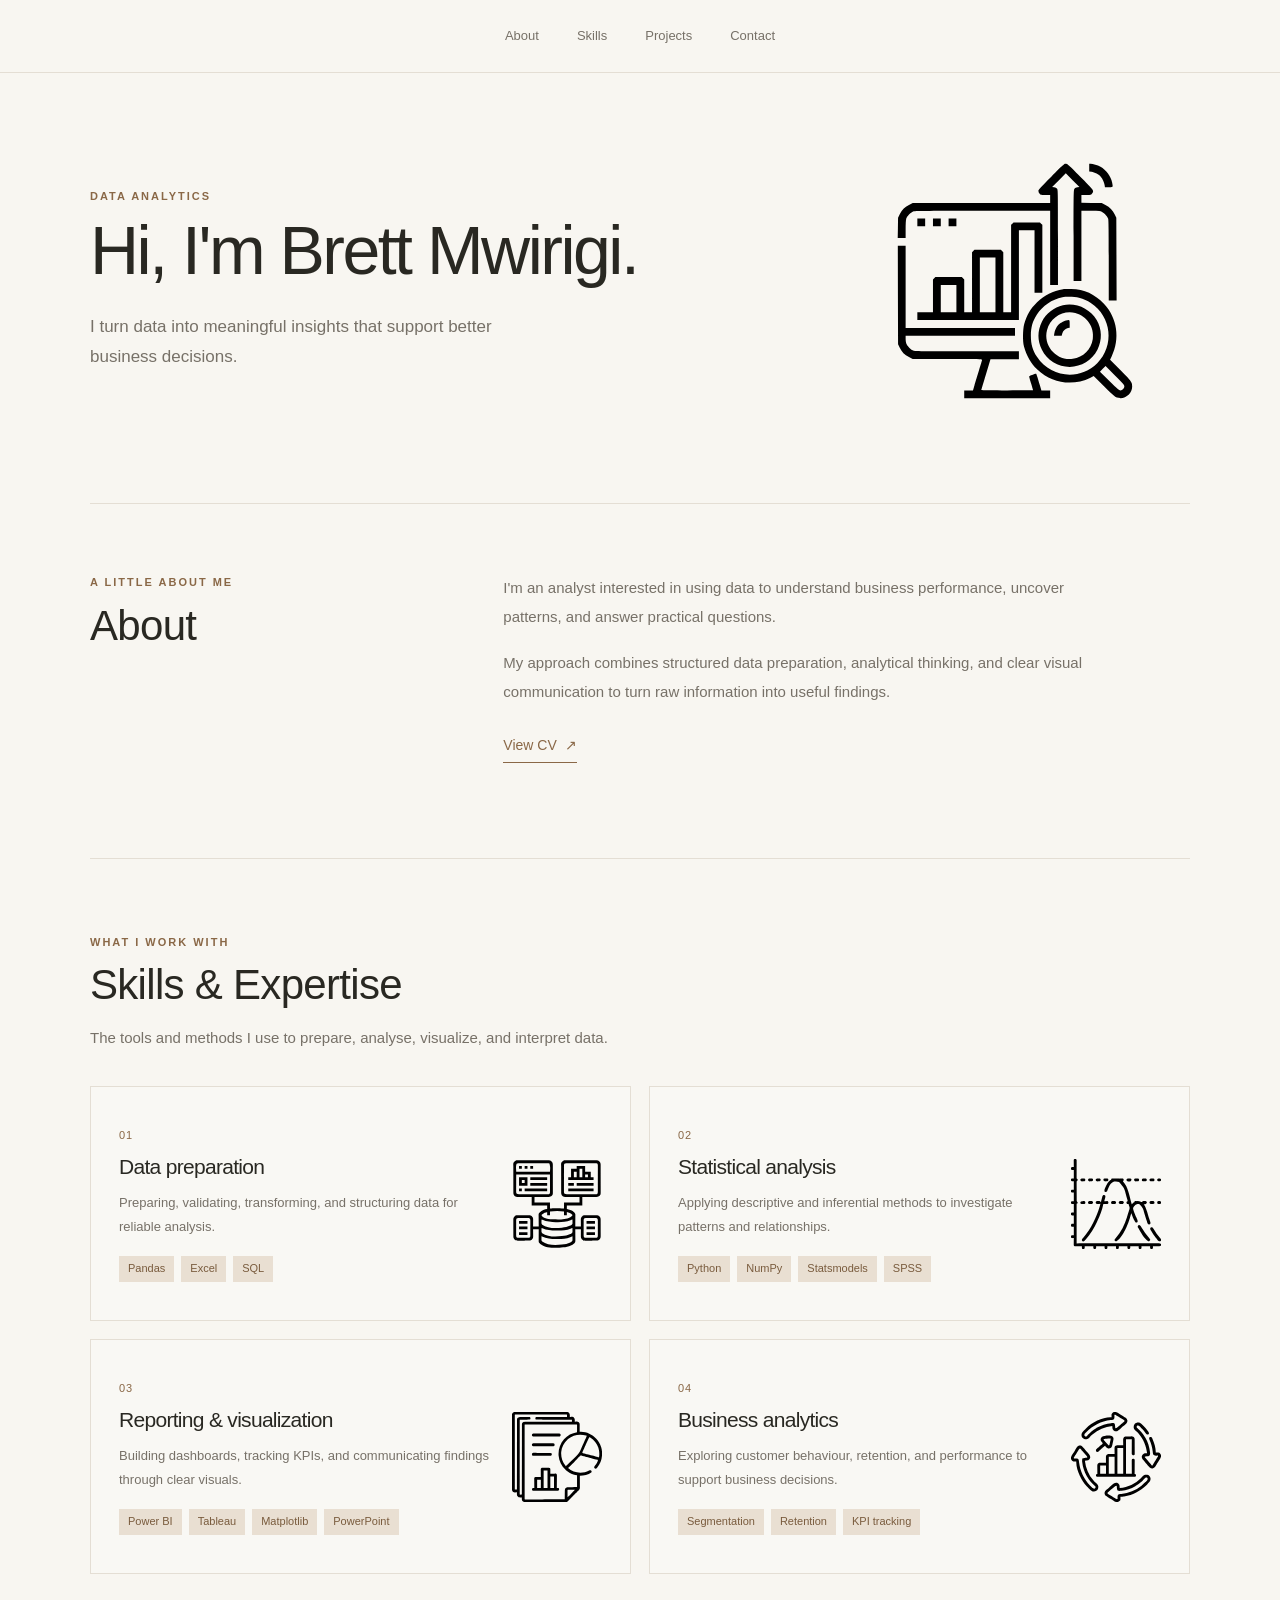
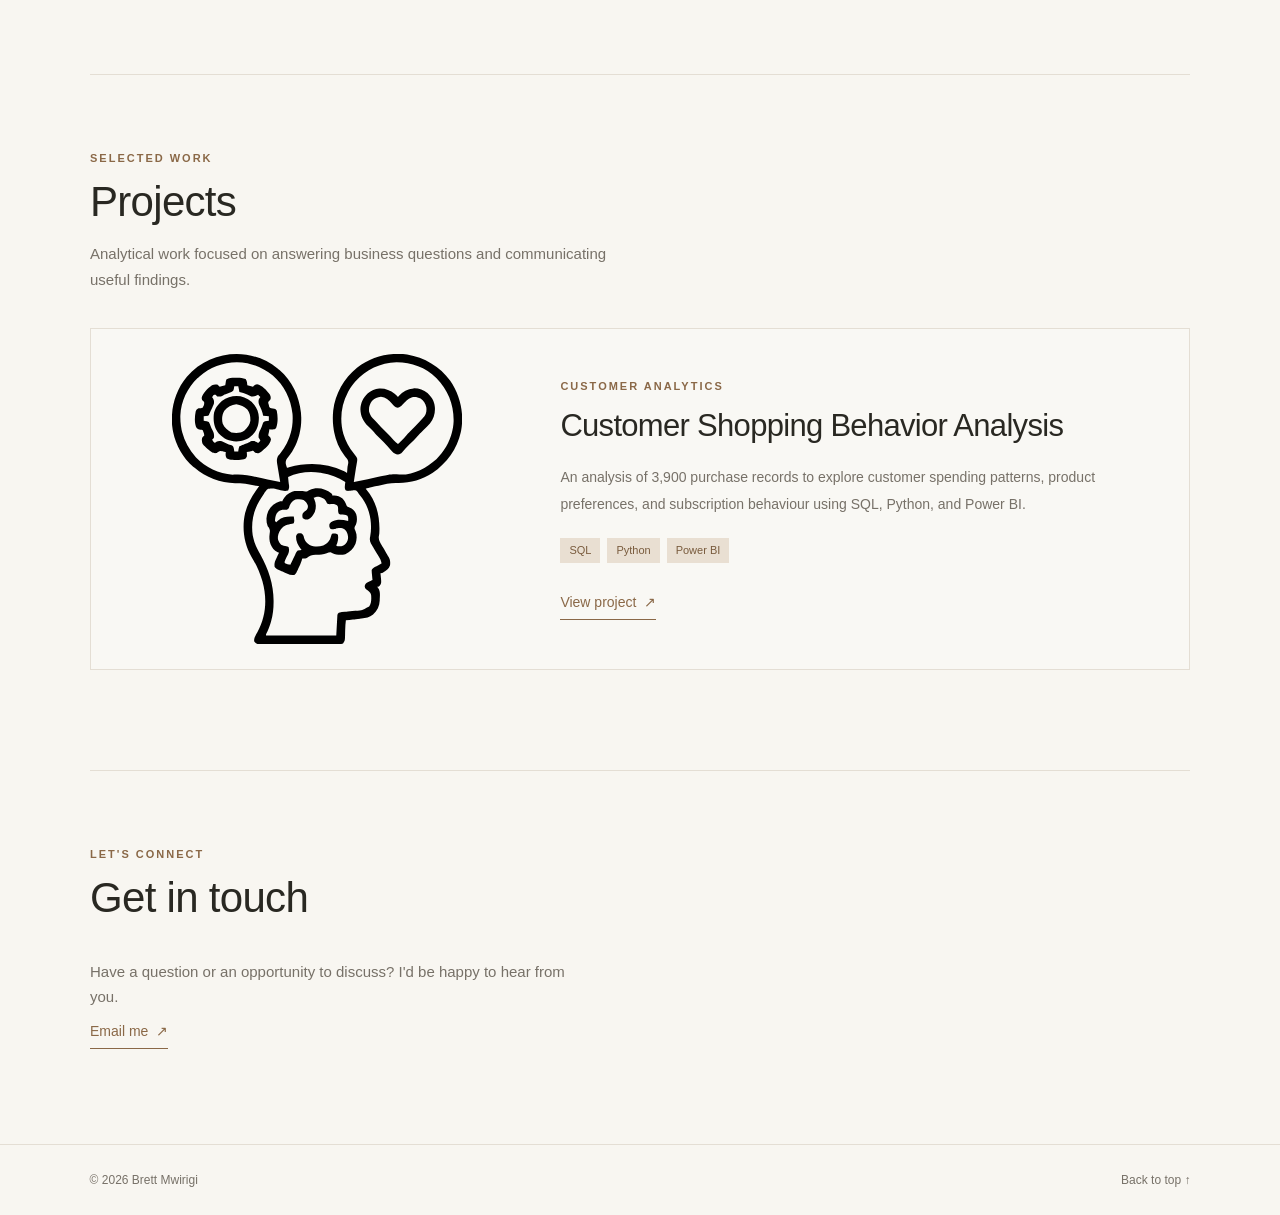
<file: index.html>
<!DOCTYPE html>
<html lang="en">
<head>
    <meta charset="UTF-8">
    <meta name="viewport" content="width=device-width, initial-scale=1.0">

    <title>Brett Mwirigi | Data Analyst Portfolio</title>
    <meta name="description" content="Brett Mwirigi's data analytics portfolio, featuring projects in data preparation, statistical analysis, visualization, and business analytics.">

    <link rel="stylesheet" href="portfolio.css">
    <script src="portfolio.js" defer></script>
</head>

<body>

    <!-- Navigation -->
    <header class="site-header">
        <nav class="navigation" aria-label="Main navigation">
            <a href="#about">About</a>
            <a href="#skills">Skills</a>
            <a href="#projects">Projects</a>
            <a href="#contact">Contact</a>
        </nav>
    </header>


    <main>

        <!-- Home / Hero -->
        <section class="hero section" id="home">
            <div class="hero-content">
                <p class="eyebrow">DATA ANALYTICS</p>

                <h1>Hi, I'm Brett Mwirigi.</h1>

                <p class="hero-description">
                    I turn data into meaningful insights that support
                    better business decisions.
                </p>
            </div>

            <div class="hero-illustration">
                <!-- Analytics illustration will be added here -->
                <img
                    src="images/hero_section_image.svg"
                    alt="Data analytics illustration featuring charts and graphs"
                >
            </div>
        </section>


        <!-- About -->
        <section class="about section" id="about">
            <div class="section-heading">
                <p class="eyebrow">A LITTLE ABOUT ME</p>
                <h2>About</h2>
            </div>

            <div class="about-content">
                <p>
                    I'm an analyst interested in using data
                    to understand business performance, uncover patterns,
                    and answer practical questions.
                </p>

                <p>
                    My approach combines structured data preparation,
                    analytical thinking, and clear visual communication
                    to turn raw information into useful findings.
                </p>

                <a
                    class="text-link"
                    href="https://drive.google.com/file/d/1jAaXebs9FlJhWvoIGRkUUKnsnVO1sgMX/view?usp=drive_link"
                    target="_blank"
                    rel="noopener noreferrer"
                    aria-label="View my CV"
                >
                    View CV <span aria-hidden="true">↗</span>
                </a>
            </div>
        </section>


        <!-- Skills -->
        <section class="skills section" id="skills">
            <div class="section-heading">
                <p class="eyebrow">WHAT I WORK WITH</p>
                <h2>Skills &amp; Expertise</h2>
                <p class="section-description">
                    The tools and methods I use to prepare, analyse,
                    visualize, and interpret data.
                </p>
            </div>

            <div class="skills-grid">

                <!-- Skill 01 -->
                <article class="skill-card">
                    <div class="skill-copy">
                        <p class="skill-number">01</p>
                        <h3>Data preparation</h3>

                        <p class="skill-description">
                            Preparing, validating, transforming, and
                            structuring data for reliable analysis.
                        </p>

                        <div class="skill-tags">
                            <span>Pandas</span>
                            <span>Excel</span>
                            <span>SQL</span>
                        </div>
                    </div>

                    <div class="skill-illustration">
                        <!-- Data preparation illustration -->
                        <img
                        src="images/data_preparation.svg"
                        alt="Data preparation illustration"
                        >
                    </div>
                </article>


                <!-- Skill 02 -->
                <article class="skill-card">
                    <div class="skill-copy">
                        <p class="skill-number">02</p>
                        <h3>Statistical analysis</h3>

                        <p class="skill-description">
                            Applying descriptive and inferential methods
                            to investigate patterns and relationships.
                        </p>

                        <div class="skill-tags">
                            <span>Python</span>
                            <span>NumPy</span>
                            <span>Statsmodels</span>
                            <span>SPSS</span>
                        </div>
                    </div>

                    <div class="skill-illustration">
                        <!-- Statistical analysis illustration -->
                        <img
                        src="images/statistical_analysis.svg"
                        alt="Statistical  analysis illustration"
                        >
                    </div>
                </article>


                <!-- Skill 03 -->
                <article class="skill-card">
                    <div class="skill-copy">
                        <p class="skill-number">03</p>
                        <h3>Reporting &amp; visualization</h3>

                        <p class="skill-description">
                            Building dashboards, tracking KPIs, and
                            communicating findings through clear visuals.
                        </p>

                        <div class="skill-tags">
                            <span>Power BI</span>
                            <span>Tableau</span>
                            <span>Matplotlib</span>
                            <span>PowerPoint</span>
                        </div>
                    </div>

                    <div class="skill-illustration">
                        <!-- Reporting and visualization illustration -->
                        <img
                        src="images/reporting_visualization.svg"
                        alt="Reporting and visualization illustration"
                        >
                    </div>
                </article>


                <!-- Skill 04 -->
                <article class="skill-card">
                    <div class="skill-copy">
                        <p class="skill-number">04</p>
                        <h3>Business analytics</h3>

                        <p class="skill-description">
                            Exploring customer behaviour, retention,
                            and performance to support business decisions.
                        </p>

                        <div class="skill-tags">
                            <span>Segmentation</span>
                            <span>Retention</span>
                            <span>KPI tracking</span>
                        </div>
                    </div>

                    <div class="skill-illustration">
                        <!-- Business analytics illustration -->
                        <img
                        src="images/business_analytics.svg"
                        alt="Business analytics illustration"
                        >
                    </div>
                </article>

            </div>
        </section>


        <!-- Projects -->
        <section class="projects section" id="projects">
            <div class="section-heading">
                <p class="eyebrow">SELECTED WORK</p>
                <h2>Projects</h2>
                <p class="section-description">
                    Analytical work focused on answering business
                    questions and communicating useful findings.
                </p>
            </div>

            <article class="project-card">

                <a
                    class="project-image"
                    href="project_1.html"
                    target="_blank"
                    rel="noopener noreferrer"
                    aria-label="Open Customer Shopping Behavior Analysis project"
                >
                    <!-- Project preview image -->
                    <img
                        src="images/customer_behavior.svg"
                        alt="Analytics report illustration representing the customer shopping behavior project"
                    >
                </a>

                <div class="project-details">
                    <p class="eyebrow">CUSTOMER ANALYTICS</p>

                    <h3>Customer Shopping Behavior Analysis</h3>

                    <p class="project-description">
                        An analysis of 3,900 purchase records to explore
                        customer spending patterns, product preferences,
                        and subscription behaviour using SQL, Python,
                        and Power BI.
                    </p>

                    <div class="skill-tags project-tags">
                        <span>SQL</span>
                        <span>Python</span>
                        <span>Power BI</span>
                    </div>

                    <a
                        class="text-link"
                        href="project_1.html"
                        target="_blank"
                        rel="noopener noreferrer"
                    >
                        View project <span aria-hidden="true">↗</span>
                    </a>
                </div>

            </article>
        </section>


        <!-- Contact -->
        <section class="contact section" id="contact">
            <div class="section-heading">
                <p class="eyebrow">LET'S CONNECT</p>
                <h2>Get in touch</h2>
            </div>

            <p class="contact-description">
                Have a question or an opportunity to discuss?
                I'd be happy to hear from you.
            </p>

            <a class="text-link" href="mailto:YOUR_EMAIL_HERE">
                Email me <span aria-hidden="true">↗</span>
            </a>
        </section>

    </main>


    <!-- Footer -->
    <footer class="site-footer">
        <p>© <span id="current-year"></span> Brett Mwirigi</p>
        <a href="#home">Back to top ↑</a>
    </footer>

</body>
</html>
</file>
<file: portfolio.css>
/* ========================================
   1. GLOBAL SETTINGS
======================================== */

:root {
    --background: #f8f6f1;
    --surface: #f2eee7;
    --text: #292822;
    --muted: #777168;
    --accent: #8a6847;
    --accent-light: #e9dfd2;
    --border: #e4ded4;

    --content-width: 1100px;
    --page-gutter: 7%;
}

* {
    box-sizing: border-box;
    margin: 0;
    padding: 0;
}

html {
    scroll-behavior: smooth;
    scroll-padding-top: 90px;
}

body {
    background: var(--background);
    color: var(--text);
    font-family: Arial, Helvetica, sans-serif;
    font-size: 16px;
    line-height: 1.7;
    -webkit-font-smoothing: antialiased;
}

a {
    color: inherit;
    text-decoration: none;
}

img {
    display: block;
    max-width: 100%;
}

::selection {
    background: var(--accent-light);
    color: var(--text);
}


/* ========================================
   2. SHARED LAYOUT
======================================== */

.section {
    width: min(
        var(--content-width),
        calc(100% - var(--page-gutter) * 2)
    );
    margin-inline: auto;
}

.section-heading {
    margin-bottom: 36px;
}

.eyebrow {
    margin-bottom: 10px;
    color: var(--accent);
    font-size: 11px;
    font-weight: 700;
    letter-spacing: 2px;
    line-height: 1.5;
    text-transform: uppercase;
}

h1,
h2,
h3 {
    color: var(--text);
    font-weight: 500;
    line-height: 1.2;
    letter-spacing: -0.7px;
}

h2 {
    font-size: clamp(30px, 4vw, 42px);
}

.section-description {
    max-width: 540px;
    margin-top: 14px;
    color: var(--muted);
    font-size: 15px;
}


/* ========================================
   3. NAVIGATION
======================================== */

.site-header {
    position: sticky;
    top: 0;
    z-index: 10;
    background: rgba(248, 246, 241, 0.96);
    border-bottom: 1px solid var(--border);
}

.navigation {
    display: flex;
    justify-content: center;
    align-items: center;
    gap: 38px;
    min-height: 72px;
    padding: 14px 24px;
}

.navigation a {
    position: relative;
    color: var(--muted);
    font-size: 13px;
    transition: color 180ms ease;
}

.navigation a::after {
    position: absolute;
    right: 0;
    bottom: -5px;
    left: 0;
    height: 1px;
    background: var(--accent);
    content: "";
    transform: scaleX(0);
    transform-origin: left;
    transition: transform 180ms ease;
}

.navigation a:hover {
    color: var(--text);
}

.navigation a:hover::after {
    transform: scaleX(1);
}


/* ========================================
   4. HERO / HOMEPAGE INTRODUCTION
======================================== */

.hero {
    display: grid;
    grid-template-columns: minmax(0, 1.35fr) minmax(150px, 0.65fr);
    align-items: center;
    gap: 50px;
    min-height: 430px;
    padding-top: 65px;
    padding-bottom: 80px;
}

.hero-content {
    max-width: 650px;
}

.hero h1 {
    max-width: 650px;
    font-size: clamp(42px, 6vw, 68px);
    letter-spacing: -2.5px;
    line-height: 1.08;
}

.hero-description {
    max-width: 470px;
    margin-top: 24px;
    color: var(--muted);
    font-size: 17px;
    line-height: 1.8;
}

/* Small, supporting illustration — not a large hero graphic. */

.hero-illustration {
    display: flex;
    justify-content: center;
    align-items: center;
    width: 100%;
    max-width: 250px;
    justify-self: end;
    transform: translateX(-50px)
}

.hero-illustration img {
    width: 100%;
    max-height: 250px;
    object-fit: contain;
}


/* ========================================
   5. ABOUT
======================================== */

.about {
    display: grid;
    grid-template-columns: 1fr 2fr;
    gap: 70px;
    padding-top: 70px;
    padding-bottom: 95px;
    border-top: 1px solid var(--border);
}

.about .section-heading {
    margin-bottom: 0;
}

.about-content {
    max-width: 620px;
}

.about-content p {
    margin-bottom: 18px;
    color: var(--muted);
    font-size: 15px;
    line-height: 1.9;
}

.text-link {
    display: inline-flex;
    align-items: center;
    gap: 8px;
    width: fit-content;
    margin-top: 10px;
    padding-bottom: 4px;
    border-bottom: 1px solid var(--accent);
    color: var(--accent);
    font-size: 14px;
    transition: color 180ms ease, border-color 180ms ease;
}

.text-link:hover {
    color: var(--text);
    border-color: var(--text);
}

.text-link span {
    transition: transform 180ms ease;
}

.text-link:hover span {
    transform: translate(2px, -2px);
}


/* ========================================
   6. SKILLS
======================================== */

.skills {
    padding-top: 75px;
    padding-bottom: 100px;
    border-top: 1px solid var(--border);
}

.skills-grid {
    display: grid;
    grid-template-columns: repeat(2, minmax(0, 1fr));
    gap: 18px;
}

.skill-card {
    display: grid;
    grid-template-columns: minmax(0, 1fr) 90px;
    align-items: center;
    gap: 18px;
    min-height: 235px;
    padding: 28px;
    border: 1px solid var(--border);
    background: rgba(255, 255, 255, 0.17);
    transition: border-color 200ms ease,
                background-color 200ms ease;
}

.skill-card:hover {
    border-color: #cdbba7;
    background: rgba(255, 255, 255, 0.42);
}

.skill-copy {
    min-width: 0;
}

.skill-number {
    margin-bottom: 10px;
    color: var(--accent);
    font-size: 11px;
    letter-spacing: 1px;
}

.skill-card h3 {
    margin-bottom: 12px;
    font-size: 21px;
}

.skill-description {
    margin-bottom: 18px;
    color: var(--muted);
    font-size: 13px;
    line-height: 1.8;
}

.skill-tags {
    display: flex;
    flex-wrap: wrap;
    gap: 7px;
}

.skill-tags span {
    display: inline-block;
    padding: 4px 9px;
    background: var(--accent-light);
    color: #795b3d;
    font-size: 11px;
    line-height: 1.6;
}

.skill-illustration {
    display: flex;
    justify-content: center;
    align-items: center;
    width: 90px;
    min-height: 100px;
}

.skill-illustration img {
    width: 100%;
    max-height: 105px;
    object-fit: contain;
}


/* ========================================
   7. PROJECTS
======================================== */

.projects {
    padding-top: 75px;
    padding-bottom: 100px;
    border-top: 1px solid var(--border);
}

.project-card {
    display: grid;
    grid-template-columns: 2fr 3fr;
    align-items: stretch;
    gap: 42px;
    padding: 25px;
    border: 1px solid var(--border);
    background: rgba(255, 255, 255, 0.18);
    transition: border-color 200ms ease;
}

.project-card:hover {
    border-color: #cdbba7;
}

.project-image {
    display: flex;
    justify-content: center;
    align-items: center;
    height: 290px;
    overflow: hidden;
    background: transparent;
}

.project-image-placeholder {
    display: flex;
    justify-content: center;
    align-items: center;
    width: 100%;
    height: 290px;
    color: var(--accent);
    font-size: 12px;
    letter-spacing: 2px;
}

/* Actual project preview images will use this styling. */

.project-image img {
    width: 100%;
    height: 100%;
    object-fit: contain;
    object-position: center;
    transition: transform 350ms ease;
}

.project-image:hover img {
    transform: scale(1.025);
}

.project-details {
    display: flex;
    flex-direction: column;
    align-items: flex-start;
    justify-content: center;
    padding: 18px 10px 18px 0;
}

.project-details h3 {
    margin-bottom: 18px;
    font-size: clamp(23px, 3vw, 31px);
    line-height: 1.35;
}

.project-description {
    margin-bottom: 20px;
    color: var(--muted);
    font-size: 14px;
    line-height: 1.9;
}

.project-tags {
    margin-bottom: 18px;
}


/* ========================================
   8. CONTACT
======================================== */

.contact {
    padding-top: 75px;
    padding-bottom: 95px;
    border-top: 1px solid var(--border);
}

.contact-description {
    max-width: 500px;
    margin-top: 18px;
    color: var(--muted);
    font-size: 15px;
}


/* ========================================
   9. FOOTER
======================================== */

.site-footer {
    display: flex;
    justify-content: space-between;
    align-items: center;
    gap: 20px;
    padding: 25px var(--page-gutter);
    border-top: 1px solid var(--border);
    color: var(--muted);
    font-size: 12px;
}

.site-footer a {
    transition: color 180ms ease;
}

.site-footer a:hover {
    color: var(--accent);
}


/* ========================================
   10. RESPONSIVE LAYOUT
======================================== */

@media (max-width: 800px) {
    .hero {
        grid-template-columns: minmax(0, 1fr) 150px;
        gap: 25px;
        min-height: 370px;
    }

    .hero-illustration {
        max-width: 150px;
    }

    .hero-illustration img {
        max-height: 145px;
    }

    .about {
        grid-template-columns: 1fr;
        gap: 24px;
    }

    .skills-grid {
        grid-template-columns: 1fr;
    }

    .project-card {
        gap: 25px;
    }

    .skill-card {
        min-height: 210px;
    }
}


@media (max-width: 560px) {
    :root {
        --page-gutter: 6%;
    }

    .navigation {
        justify-content: space-between;
        gap: 15px;
        min-height: 64px;
        padding-inline: var(--page-gutter);
    }

    .navigation a {
        font-size: 12px;
    }

    .hero {
        grid-template-columns: minmax(0, 1fr) 85px;
        gap: 12px;
        min-height: 330px;
        padding-top: 55px;
        padding-bottom: 60px;
    }

    .hero h1 {
        font-size: clamp(34px, 9vw, 45px);
        letter-spacing: -1.5px;
    }

    .hero-description {
        margin-top: 18px;
        font-size: 14px;
    }

    .hero-illustration {
        max-width: 85px;
    }

    .hero-illustration img {
        max-height: 95px;
    }

    .about,
    .skills,
    .projects,
    .contact {
        padding-top: 55px;
        padding-bottom: 65px;
    }

    .section-heading {
        margin-bottom: 28px;
    }

    .skill-card {
        grid-template-columns: minmax(0, 1fr) 65px;
        gap: 12px;
        padding: 21px 17px;
    }

    .skill-illustration {
        width: 65px;
    }

    .skill-illustration img {
        max-height: 75px;
    }

    .project-card {
        grid-template-columns: 1fr;
        gap: 22px;
        padding: 16px;
    }

    .project-image,
    .project-image-placeholder {
        min-height: 200px;
    }

    .project-image img {
        min-height: 200px;
    }

    .project-details {
        padding: 5px 2px 12px;
    }

    .site-footer {
        align-items: flex-start;
        flex-direction: column;
        gap: 8px;
    }
}


/* ========================================
   11. ACCESSIBILITY
======================================== */

a:focus-visible {
    outline: 2px solid var(--accent);
    outline-offset: 5px;
}

@media (prefers-reduced-motion: reduce) {
    html {
        scroll-behavior: auto;
    }

    *,
    *::before,
    *::after {
        transition-duration: 0.01ms !important;
        animation-duration: 0.01ms !important;
        animation-iteration-count: 1 !important;
    }
}



/* ========================================
   12. PROJECT PAGE
======================================== */

/* Project navigation */

.project-header {
    display: flex;
    justify-content: space-between;
    align-items: center;
    gap: 20px;

    min-height: 72px;
    padding: 14px var(--page-gutter);

    border-bottom: 1px solid var(--border);
    background: var(--background);
}

.project-name {
    color: var(--text);
    font-size: 13px;
    font-weight: 600;
    letter-spacing: 0.2px;
}

.project-back-link {
    color: var(--muted);
    font-size: 13px;

    transition: color 180ms ease;
}

.project-back-link:hover {
    color: var(--accent);
}


/* Project introduction */

.project-intro {
    padding-top: 65px;
    padding-bottom: 45px;
}

.project-intro h1 {
    max-width: 850px;

    font-size: clamp(35px, 5vw, 58px);
    letter-spacing: -2px;
    line-height: 1.15;
}

.project-intro-description {
    max-width: 650px;

    margin-top: 20px;

    color: var(--muted);
    font-size: 15px;
    line-height: 1.9;
}


/* ========================================
   13. PRESENTATION CAROUSEL
======================================== */

.presentation {
    padding-top: 15px;
    padding-bottom: 75px;
}


/* Main carousel */

.carousel {
    width: 100%;
}


/* Slides container */

.carousel-slides {
    position: relative;

    width: 100%;
    height: 460px;

    aspect-ratio: 16 / 9;


    overflow: hidden;

    background: transparent;
    border-top: 1px solid var(--border);
    border-bottom: 1px solid var(--border);
    border-left: 1px solid transparent;
    border-right: 1px solid transparent;
}


/* Individual slides */

.carousel-slide {
    position: absolute;
    inset: 0;

    display: flex;
    align-items: center;
    justify-content: center;
    
    width: 100%;
    height: 100%;

    padding: 1px;

    opacity: 0;
    visibility: hidden;

    transition: 
        opacity 0.5s ease,
        visibility 0.5s ease;
}

.carousel-slide.is-active {
    opacity: 1;
    visibility: visible;
}


/* Presentation images */

.carousel-slide img {
    display: block;

    width: 100%;
    height: 100%;

    max-height: 450px;

    margin-inline: auto;

    object-fit: contain;
    object-position: center;
}


/* ========================================
   CAROUSEL CONTROLS
======================================== */

.carousel-controls {
    display: flex;
    justify-content: center;
    align-items: center;

    gap: 32px;

    margin-top: 25px;
}


/* Minimal text-style controls */

.carousel-control {
    padding: 5px 0;

    border: none;
    border-bottom: 1px solid transparent;

    background: transparent;

    color: var(--muted);

    font-family: inherit;
    font-size: 13px;

    cursor: pointer;

    transition:
        color 180ms ease,
        border-color 180ms ease;
}

.carousel-control:hover {
    color: var(--text);
    border-color: var(--accent);
}


/* Pagination and counter */

.carousel-pagination {
    display: flex;
    justify-content: space-between;
    align-items: center;

    gap: 20px;

    margin-top: 22px;
}


/* Generated pagination dots */

.carousel-dots {
    display: flex;
    align-items: center;

    gap: 7px;
}

.carousel-dot {
    width: 6px;
    height: 6px;

    padding: 0;

    border: none;
    border-radius: 0;

    background: var(--border);

    cursor: pointer;

    transition:
        background-color 180ms ease,
        width 180ms ease;
}

.carousel-dot:hover {
    background: var(--muted);
}

.carousel-dot.is-active {
    width: 20px;

    background: var(--accent);
}


/* Slide counter */

.carousel-counter {
    color: var(--muted);

    font-size: 11px;
    letter-spacing: 1px;
    font-variant-numeric: tabular-nums;
}


/* ========================================
   CAROUSEL PROGRESS ANIMATION
======================================== */

.carousel-progress {
    width: 100%;
    height: 1px;

    margin-top: 15px;

    overflow: hidden;

    background: var(--border);
}

.carousel-progress-bar {
    width: 0%;
    height: 100%;

    background: var(--accent);
}


/* ========================================
   14. PROJECT CONTENT SECTIONS
======================================== */

/* Shared section layout */

.project-overview,
.project-tools,
.project-repository {
    padding-top: 70px;
    padding-bottom: 85px;

    border-top: 1px solid var(--border);
}


/* Project section headings */

.project-section-heading {
    max-width: 750px;

    margin-bottom: 30px;
}

.project-section-heading h2 {
    max-width: 750px;

    font-size: clamp(28px, 4vw, 40px);
    line-height: 1.25;
}


/* Project overview text */

.project-overview-content {
    max-width: 760px;
}

.project-overview-content p {
    margin-bottom: 18px;

    color: var(--muted);

    font-size: 15px;
    line-height: 1.9;
}


/* Dashboard link */

.project-overview-content .text-link {
    margin-left: 5px;
}


/* ========================================
   15. TOOLS AND TECHNIQUES
======================================== */

.project-tools-content {
    display: grid;

    grid-template-columns: repeat(3, minmax(0, 1fr));

    column-gap: 35px;
    row-gap: 30px;
}


/* Individual tool items */

.project-tool-item {
    padding-bottom: 18px;

    border-bottom: 1px solid var(--border);
}

.project-tool-item h3 {
    margin-bottom: 7px;

    font-size: 16px;
    font-weight: 500;
}

.project-tool-item p {
    color: var(--muted);

    font-size: 13px;
    line-height: 1.8;
}


/* ========================================
   16. PROJECT REPOSITORY
======================================== */

.project-repository h2 {
    max-width: 650px;

    font-size: clamp(28px, 4vw, 40px);
}

.project-repository-description {
    max-width: 600px;

    margin-top: 18px;

    color: var(--muted);

    font-size: 15px;
    line-height: 1.9;
}

.project-repository .text-link {
    margin-top: 20px;
}


/* ========================================
   17. PROJECT PAGE RESPONSIVE LAYOUT
======================================== */

@media (max-width: 800px) {

    .project-intro {
        padding-top: 55px;
    }

    .carousel-slide {
        padding: 15px;
    }

    .carousel-slide img {
        max-height: 500px;
    }

    .project-tools-content {
        grid-template-columns: repeat(2, minmax(0, 1fr));

        column-gap: 25px;
        row-gap: 25px;
    }

}


/* Mobile */

@media (max-width: 560px) {

    .project-header {
        min-height: 64px;

        padding-inline: var(--page-gutter);
    }

    .project-name,
    .project-back-link {
        font-size: 12px;
    }

    .project-intro {
        padding-top: 45px;
        padding-bottom: 35px;
    }

    .project-intro h1 {
        font-size: clamp(32px, 8vw, 42px);
        letter-spacing: -1.3px;
    }

    .project-intro-description {
        margin-top: 16px;

        font-size: 14px;
    }

    .presentation {
        padding-top: 10px;
        padding-bottom: 55px;
    }

    .carousel-slide {
        padding: 8px;
    }

    .carousel-slide img {
        max-height: 350px;
    }

    .carousel-controls {
        gap: 20px;
        margin-top: 20px;
    }

    .carousel-control {
        font-size: 12px;
    }

    .carousel-pagination {
        margin-top: 18px;
    }

    .project-overview,
    .project-tools,
    .project-repository {
        padding-top: 55px;
        padding-bottom: 65px;
    }

    .project-section-heading {
        margin-bottom: 24px;
    }

    .project-overview-content p {
        font-size: 14px;
    }

    .project-tools-content {
        grid-template-columns: 1fr;

        row-gap: 20px;
    }

    .project-tool-item {
        padding-bottom: 15px;
    }

    .project-repository-description {
        font-size: 14px;
    }

}
</file>
